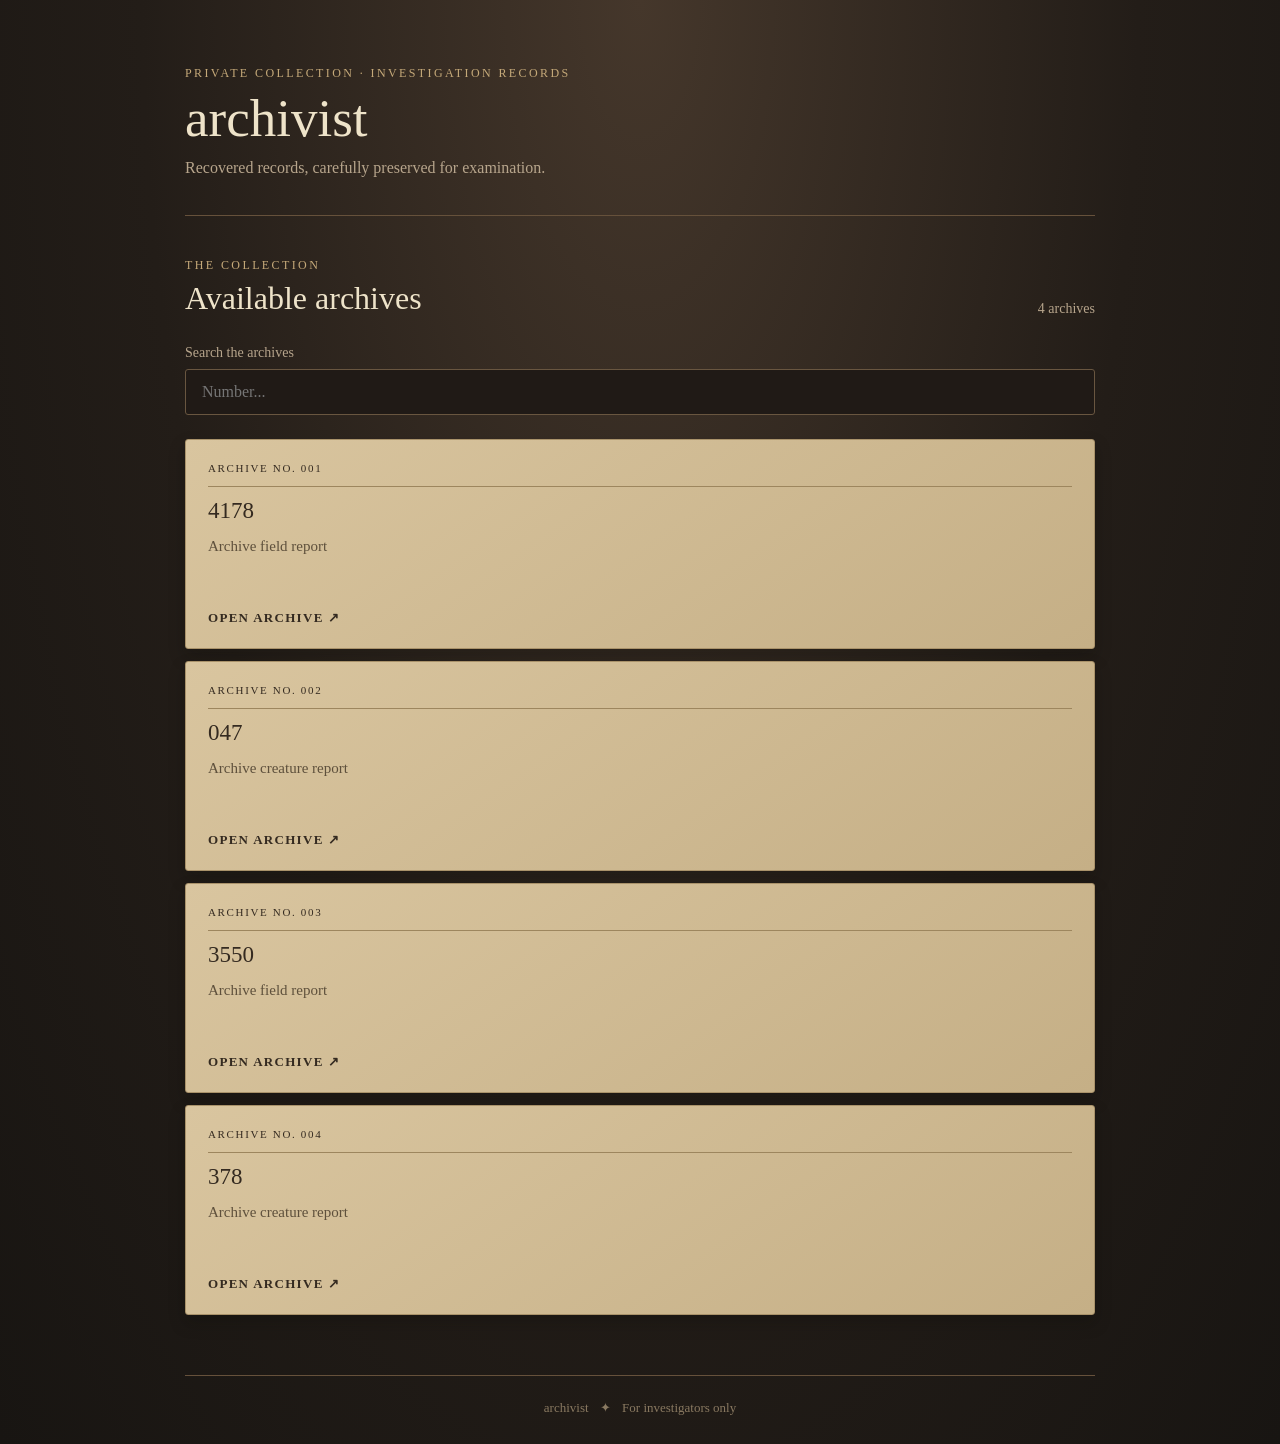
<file: index.html>
<!doctype html>
<html lang="en">
<head>
  <meta charset="utf-8">
  <meta name="viewport" content="width=device-width, initial-scale=1">
  <meta name="theme-color" content="#201b18">
  <title>archivist</title>
  <link rel="stylesheet" href="style.css">
  <script src="script.js" defer></script>
</head>
<body>
  <div class="page">
    <header class="masthead">
      <div>
        <p class="eyebrow">Private collection · Investigation records</p>
        <h1>archivist</h1>
        <p class="subtitle">Recovered records, carefully preserved for examination.</p>
      </div>
    </header>
    <main>
      <section class="catalog" aria-labelledby="catalog-title">
        <div class="catalog-heading">
          <div>
            <p class="eyebrow">The collection</p>
            <h2 id="catalog-title">Available archives</h2>
          </div>
          <span class="count" id="archive-count">— archives</span>
        </div>
        <label for="search">Search the archives</label>
        <input id="search" type="search" placeholder="Number..." autocomplete="off">
        <p class="status" id="status" role="status" aria-live="polite">Loading archives...</p>
        <div class="archives" id="archives"></div>
      </section>
    </main>
    <footer>archivist <span aria-hidden="true">✦</span> For investigators only</footer>
  </div>
</body>
</html>
</file>
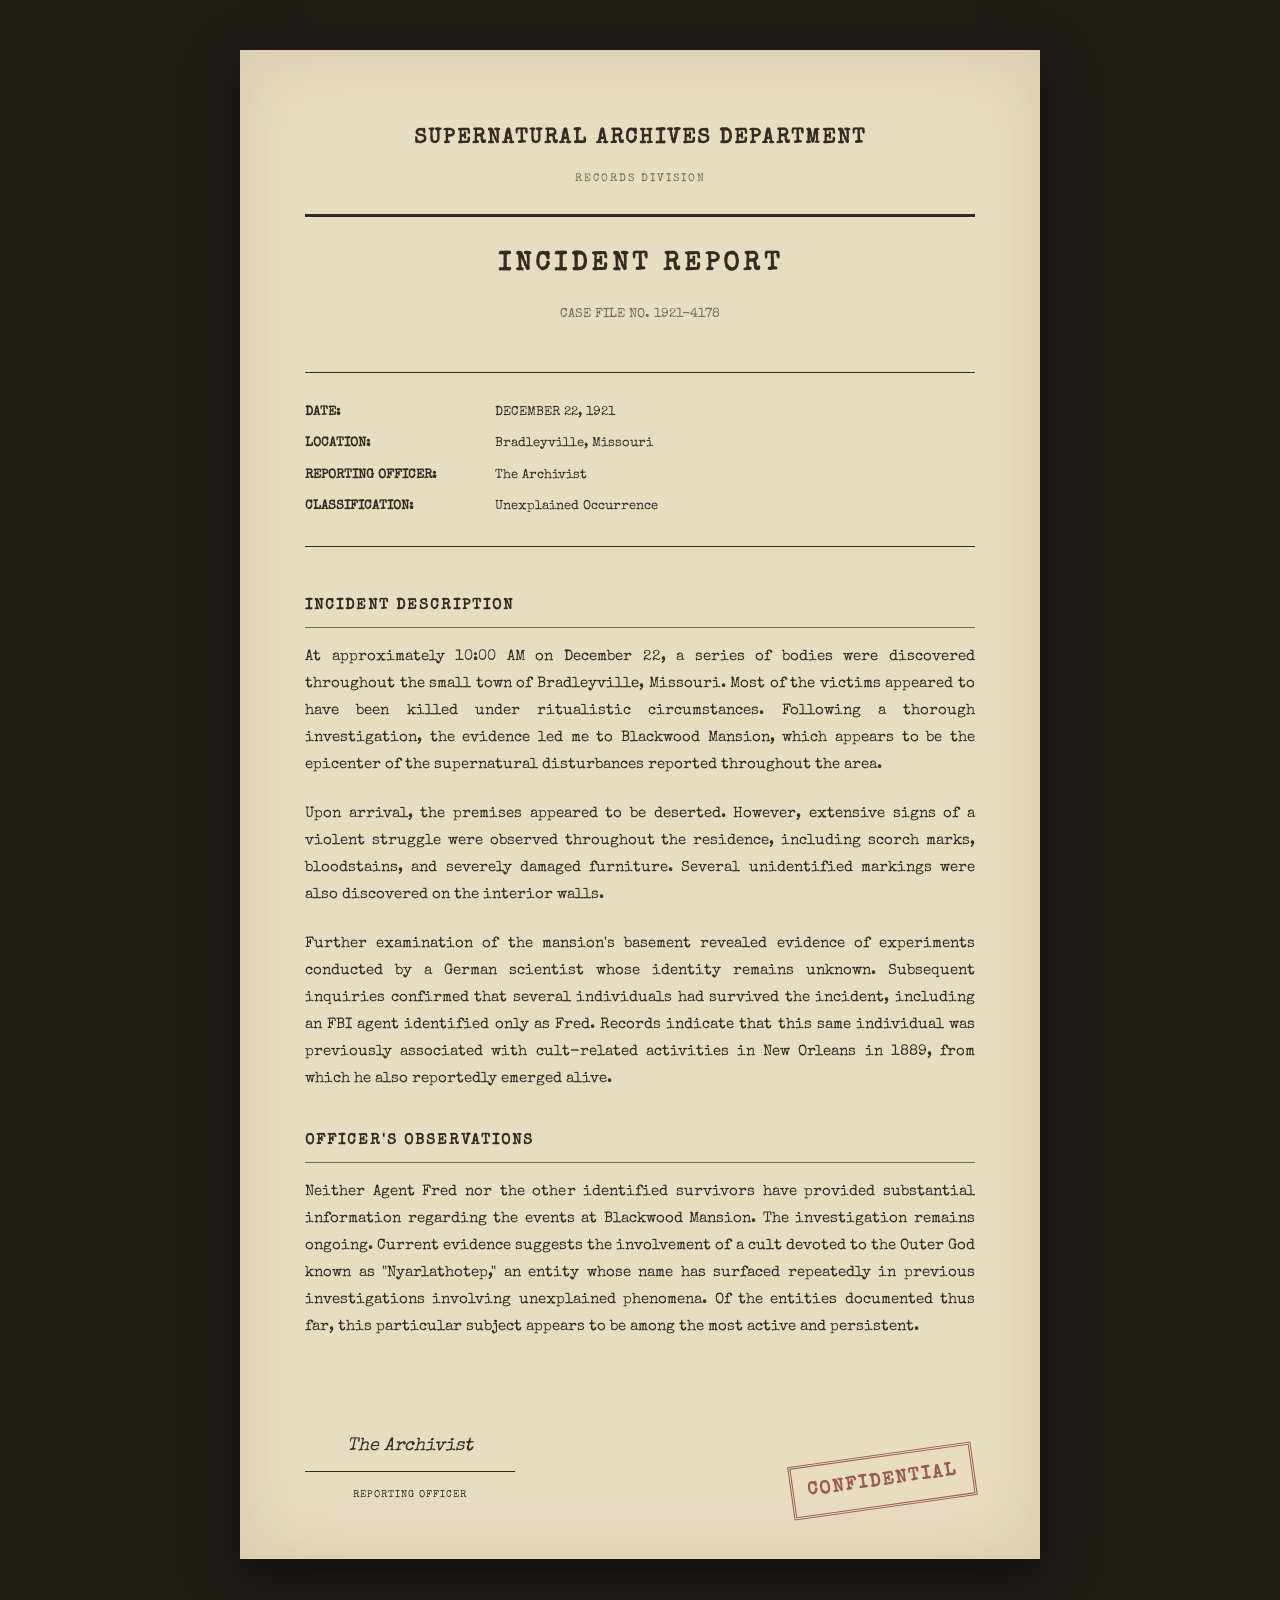
<file: archives/001.html>
<!DOCTYPE html>
<html lang="en">
<head>
  <meta charset="UTF-8">
  <meta name="viewport" content="width=device-width, initial-scale=1.0">

  <title>Field Report — archivist</title>

  <link rel="stylesheet" href="../styles/police-report.css">
</head>

<body>

  <main class="report">

    <!-- Report Header -->
    <header class="report-header">
      <p class="department">SUPERNATURAL ARCHIVES DEPARTMENT</p>
      <p class="division">RECORDS DIVISION</p>

      <div class="header-line"></div>

      <h1>INCIDENT REPORT</h1>

      <p class="report-number">CASE FILE NO. 1921-4178</p>
    </header>

    <!-- Report Information -->
    <section class="report-details">

      <div class="detail">
        <span class="label">DATE:</span>
        <span>DECEMBER 22, 1921</span>
      </div>

      <div class="detail">
        <span class="label">LOCATION:</span>
        <span>Bradleyville, Missouri</span>
      </div>

      <div class="detail">
        <span class="label">REPORTING OFFICER:</span>
        <span>The Archivist</span>
      </div>

      <div class="detail">
        <span class="label">CLASSIFICATION:</span>
        <span>Unexplained Occurrence</span>
      </div>

    </section>

    <!-- Report Content -->
    <section class="report-content">

      <h2>INCIDENT DESCRIPTION</h2>

      
<p>
  At approximately 10:00 AM on December 22, a series of
  bodies were discovered throughout the small town of
  Bradleyville, Missouri. Most of the victims appeared
  to have been killed under ritualistic circumstances.

  Following a thorough investigation, the evidence
  led me to Blackwood Mansion, which appears to be
  the epicenter of the supernatural disturbances
  reported throughout the area.
</p>

<p>
  Upon arrival, the premises appeared to be deserted.
  However, extensive signs of a violent struggle were
  observed throughout the residence, including
  scorch marks, bloodstains, and severely damaged
  furniture. Several unidentified markings were
  also discovered on the interior walls.
</p>

<p>
  Further examination of the mansion's basement
  revealed evidence of experiments conducted by
  a German scientist whose identity remains unknown.

  Subsequent inquiries confirmed that several
  individuals had survived the incident, including
  an FBI agent identified only as Fred.

  Records indicate that this same individual was
  previously associated with cult-related activities
  in New Orleans in 1889, from which he also
  reportedly emerged alive.
</p>

<h2>OFFICER'S OBSERVATIONS</h2>

<p>
  Neither Agent Fred nor the other identified
  survivors have provided substantial information
  regarding the events at Blackwood Mansion.

  The investigation remains ongoing.

  Current evidence suggests the involvement of a
  cult devoted to the Outer God known as
  "Nyarlathotep," an entity whose name has
  surfaced repeatedly in previous investigations
  involving unexplained phenomena.

  Of the entities documented thus far, this
  particular subject appears to be among the
  most active and persistent.
</p>


    </section>

    <!-- Report Footer -->
    <footer class="report-footer">

      <div class="signature">
        <span>The Archivist</span>
        <div class="signature-line"></div>
        <small>REPORTING OFFICER</small>
      </div>

      <div class="stamp">
        CONFIDENTIAL
      </div>

    </footer>

  </main>

</body>
</html>
</file>
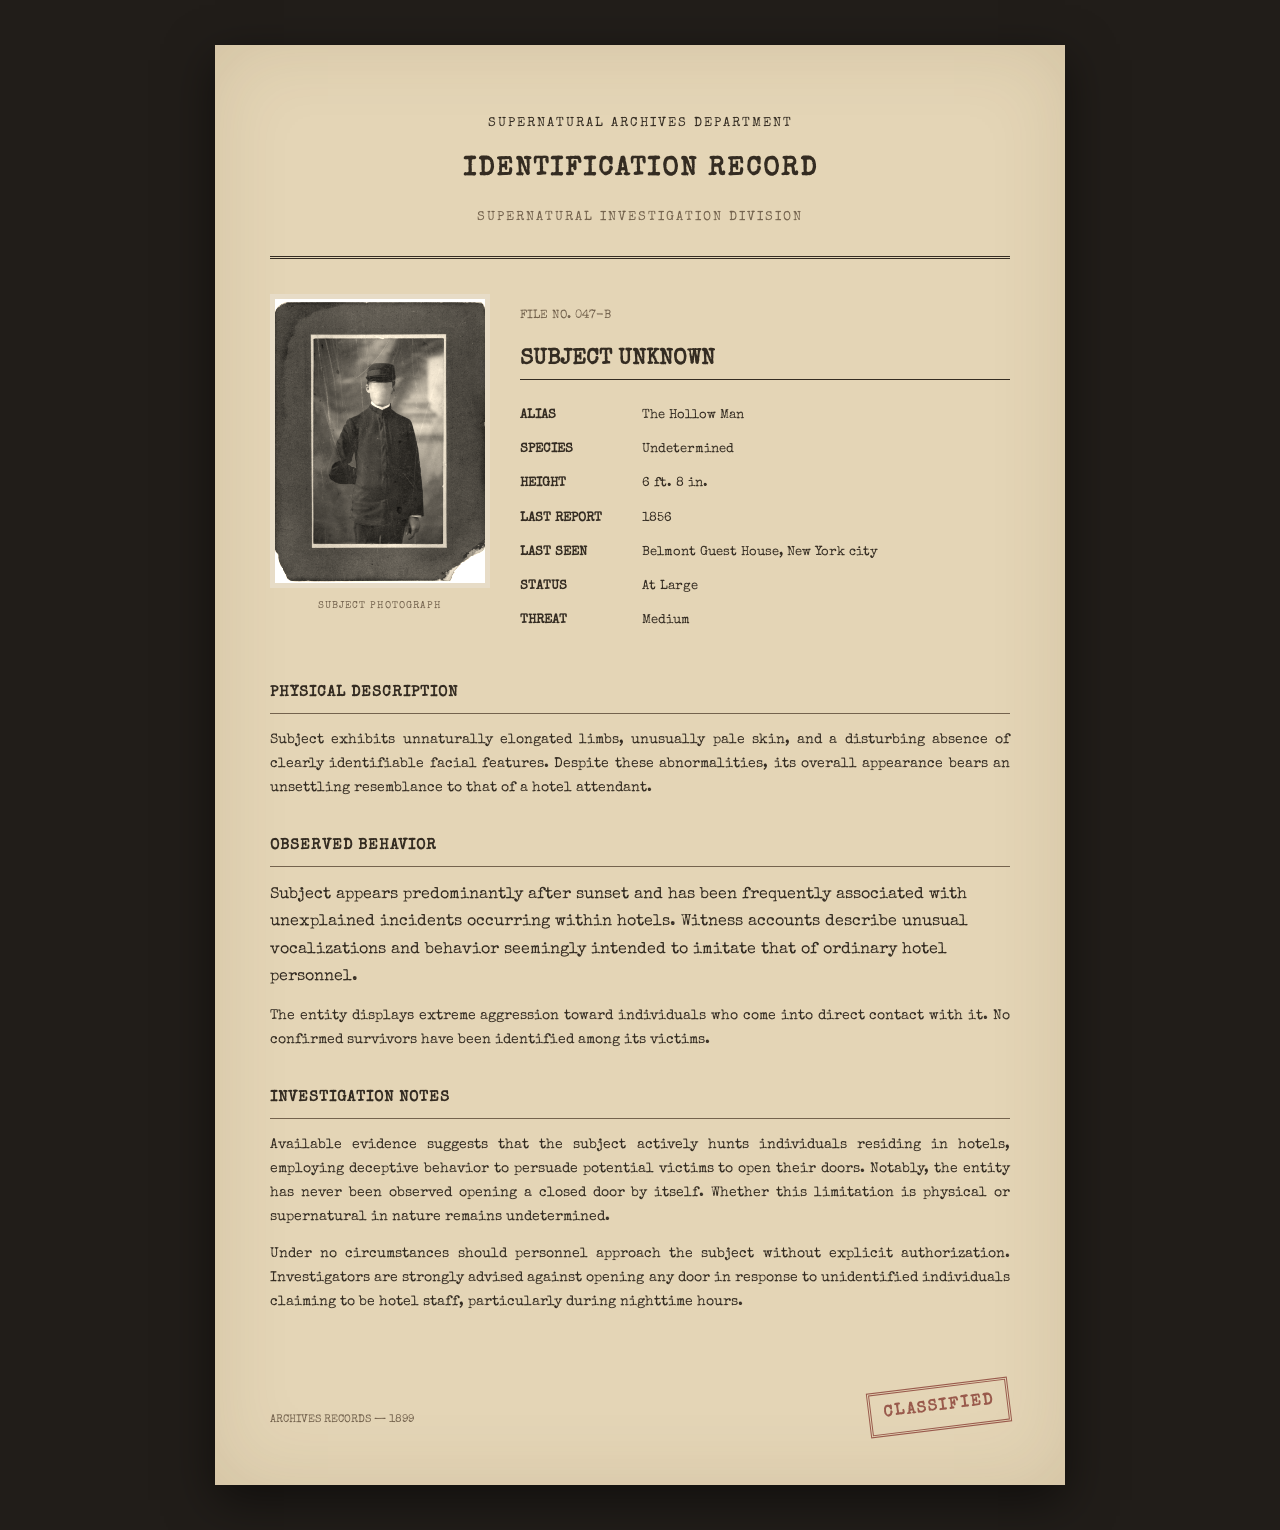
<file: archives/002.html>
<!DOCTYPE html>
<html lang="en">
<head>
  <meta charset="UTF-8">
  <meta name="viewport" content="width=device-width, initial-scale=1.0">

  <title>Identification Record — archivist</title>
  <link rel="stylesheet" href="../styles/creature-record.css">
</head>
<body>

  <main class="record">

    <header class="record-header">
      <p>SUPERNATURAL ARCHIVES DEPARTMENT</p>
      <h1>IDENTIFICATION RECORD</h1>
      <small>SUPERNATURAL INVESTIGATION DIVISION</small>
    </header>

    <section class="identification">

      <div class="photograph">
        <img
          src="../images/hollow.jpg"
          alt="Photograph of the unidentified subject"
        >
        <span>SUBJECT PHOTOGRAPH</span>
      </div>

      <div class="subject-info">
        <p class="file-number">FILE NO. 047-B</p>

        <h2>SUBJECT UNKNOWN</h2>

        <dl>
          <dt>ALIAS</dt>
          <dd>The Hollow Man</dd>

          <dt>SPECIES</dt>
          <dd>Undetermined</dd>

          <dt>HEIGHT</dt>
          <dd>6 ft. 8 in.</dd>

          <dt>LAST REPORT</dt>
          <dd>1856</dd>

          <dt>LAST SEEN</dt>
          <dd>Belmont Guest House, New York city</dd>

          <dt>STATUS</dt>
          <dd>At Large</dd>

          <dt>THREAT</dt>
          <dd>Medium</dd>
        </dl>
      </div>

    </section>

    <section class="record-section">
      <h3>PHYSICAL DESCRIPTION</h3>
      <p>
          Subject exhibits unnaturally elongated limbs,
    unusually pale skin, and a disturbing absence
    of clearly identifiable facial features.

    Despite these abnormalities, its overall appearance
    bears an unsettling resemblance to that of
    a hotel attendant.
      </p>
    </section>

    <section class="record-section">
      <h3>OBSERVED BEHAVIOR</h3>
          Subject appears predominantly after sunset
    and has been frequently associated with
    unexplained incidents occurring within hotels.

    Witness accounts describe unusual vocalizations
    and behavior seemingly intended to imitate
    that of ordinary hotel personnel.
  </p>

  <p>
    The entity displays extreme aggression toward
    individuals who come into direct contact with it.
    No confirmed survivors have been identified
    among its victims.
  </p>
    </section>

    <section class="record-section">
      <h3>INVESTIGATION NOTES</h3>
      <p>
    Available evidence suggests that the subject
    actively hunts individuals residing in hotels,
    employing deceptive behavior to persuade
    potential victims to open their doors.

    Notably, the entity has never been observed
    opening a closed door by itself.
    Whether this limitation is physical or
    supernatural in nature remains undetermined.
  </p>

  <p>
    Under no circumstances should personnel
    approach the subject without explicit
    authorization.

    Investigators are strongly advised against
    opening any door in response to unidentified
    individuals claiming to be hotel staff,
    particularly during nighttime hours.
  </p>
  
    </section>

    <footer class="record-footer">
      <span>ARCHIVES RECORDS — 1899</span>
      <strong class="stamp">CLASSIFIED</strong>
    </footer>

  </main>

</body>
</html>
</file>
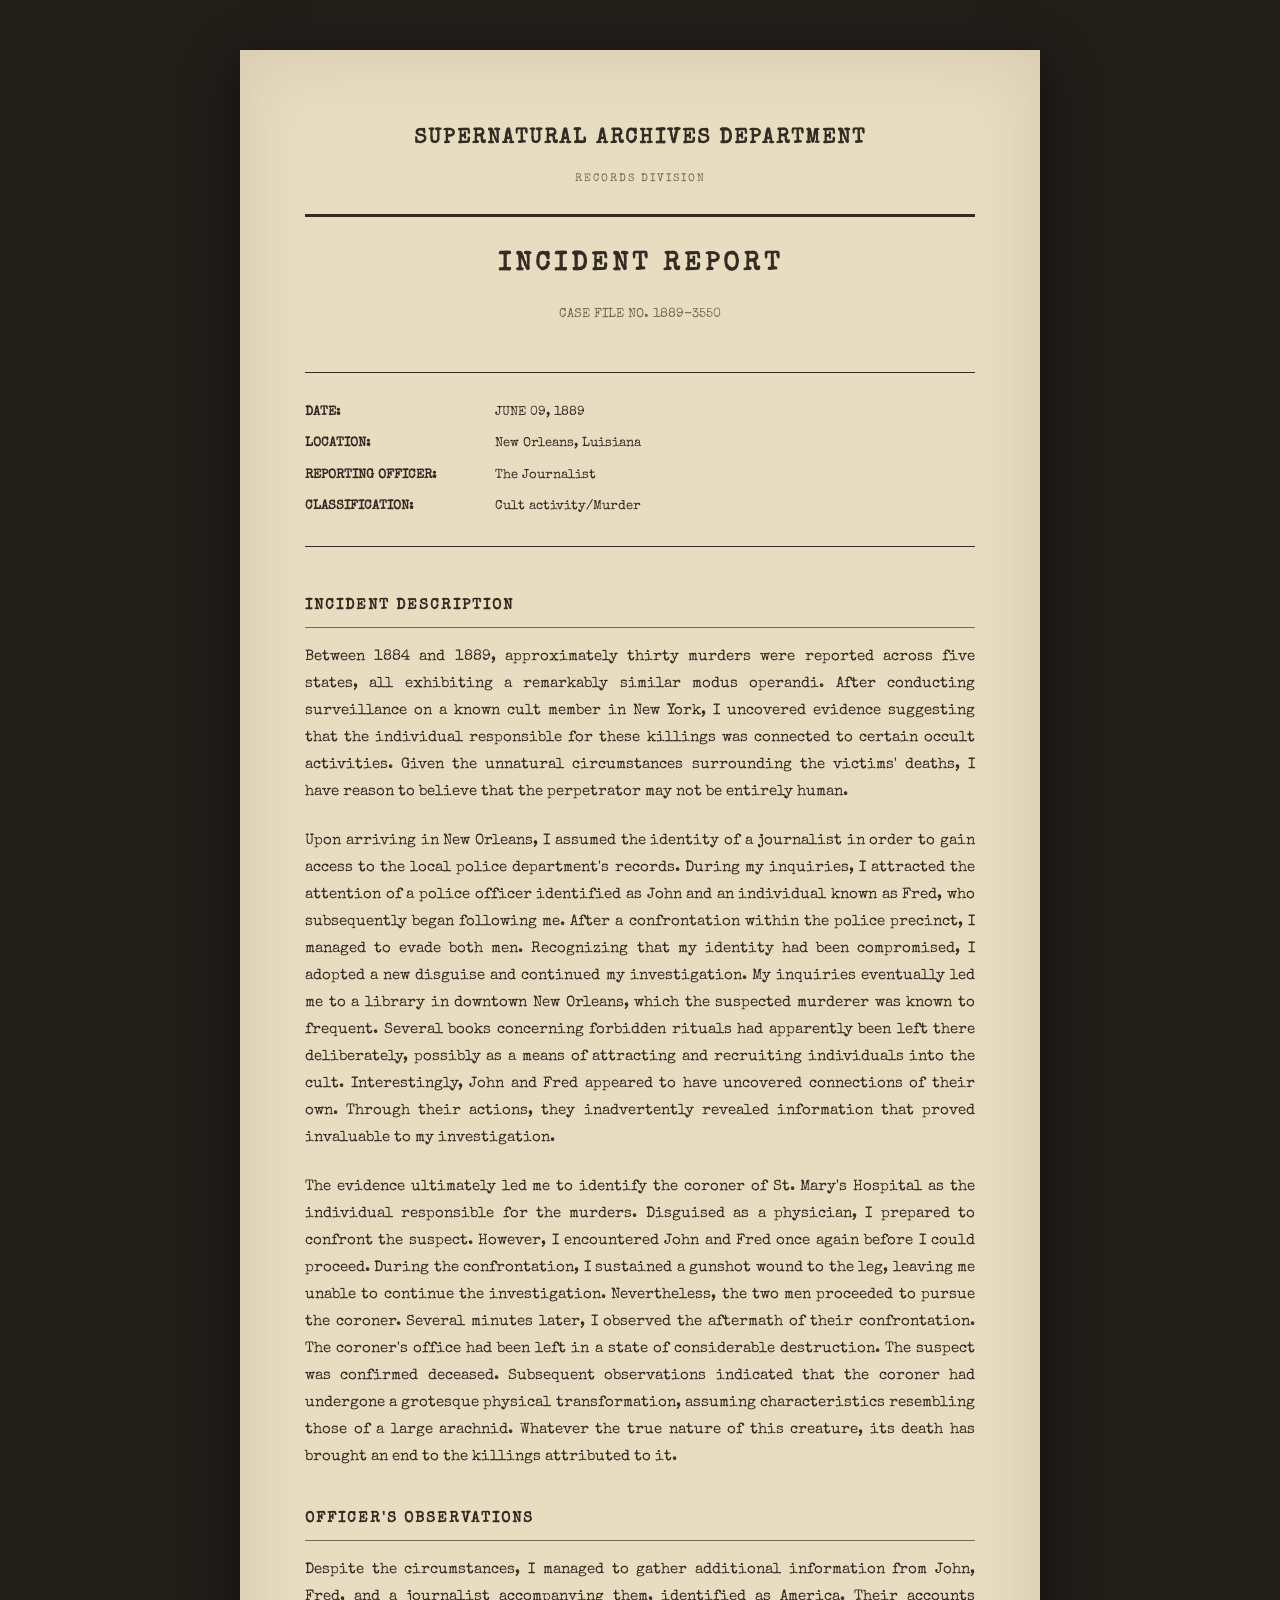
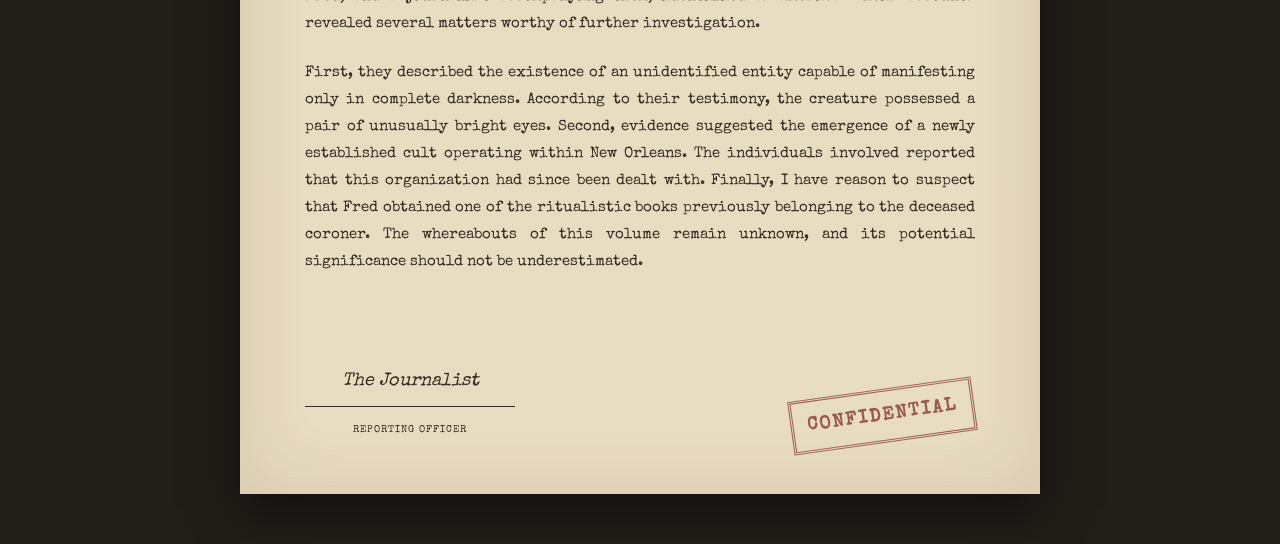
<file: archives/003.html>
<!DOCTYPE html>
<html lang="en">
<head>
  <meta charset="UTF-8">
  <meta name="viewport" content="width=device-width, initial-scale=1.0">

  <title>Field Report — archivist</title>

  <link rel="stylesheet" href="../styles/police-report.css">
</head>

<body>

  <main class="report">

    <!-- Report Header -->
    <header class="report-header">
      <p class="department">SUPERNATURAL ARCHIVES DEPARTMENT</p>
      <p class="division">RECORDS DIVISION</p>

      <div class="header-line"></div>

      <h1>INCIDENT REPORT</h1>

      <p class="report-number">CASE FILE NO. 1889-3550</p>
    </header>

    <!-- Report Information -->
    <section class="report-details">

      <div class="detail">
        <span class="label">DATE:</span>
        <span>JUNE 09, 1889</span>
      </div>

      <div class="detail">
        <span class="label">LOCATION:</span>
        <span>New Orleans, Luisiana</span>
      </div>

      <div class="detail">
        <span class="label">REPORTING OFFICER:</span>
        <span>The Journalist</span>
      </div>

      <div class="detail">
        <span class="label">CLASSIFICATION:</span>
        <span>Cult activity/Murder</span>
      </div>

    </section>

    <!-- Report Content -->
    <section class="report-content">

      <h2>INCIDENT DESCRIPTION</h2>

    <p>
  Between 1884 and 1889, approximately thirty murders
  were reported across five states, all exhibiting
  a remarkably similar modus operandi.

  After conducting surveillance on a known cult member
  in New York, I uncovered evidence suggesting that
  the individual responsible for these killings was
  connected to certain occult activities.

  Given the unnatural circumstances surrounding the
  victims' deaths, I have reason to believe that the
  perpetrator may not be entirely human.
</p>

<p>
  Upon arriving in New Orleans, I assumed the identity
  of a journalist in order to gain access to the
  local police department's records.

  During my inquiries, I attracted the attention of
  a police officer identified as John and an individual
  known as Fred, who subsequently began following me.

  After a confrontation within the police precinct,
  I managed to evade both men. Recognizing that my
  identity had been compromised, I adopted a new disguise
  and continued my investigation.

  My inquiries eventually led me to a library in
  downtown New Orleans, which the suspected murderer
  was known to frequent.

  Several books concerning forbidden rituals had
  apparently been left there deliberately, possibly
  as a means of attracting and recruiting individuals
  into the cult.

  Interestingly, John and Fred appeared to have
  uncovered connections of their own. Through their
  actions, they inadvertently revealed information
  that proved invaluable to my investigation.
</p>

<p>
  The evidence ultimately led me to identify the
  coroner of St. Mary's Hospital as the individual
  responsible for the murders.

  Disguised as a physician, I prepared to confront
  the suspect. However, I encountered John and Fred
  once again before I could proceed.

  During the confrontation, I sustained a gunshot
  wound to the leg, leaving me unable to continue
  the investigation.

  Nevertheless, the two men proceeded to pursue
  the coroner.

  Several minutes later, I observed the aftermath
  of their confrontation. The coroner's office
  had been left in a state of considerable destruction.

  The suspect was confirmed deceased.

  Subsequent observations indicated that the coroner
  had undergone a grotesque physical transformation,
  assuming characteristics resembling those of
  a large arachnid.

  Whatever the true nature of this creature,
  its death has brought an end to the killings
  attributed to it.
</p>

<h2>OFFICER'S OBSERVATIONS</h2>

<p>
  Despite the circumstances, I managed to gather
  additional information from John, Fred, and a
  journalist accompanying them, identified as America.

  Their accounts revealed several matters worthy
  of further investigation.
</p>

<p>
  First, they described the existence of an unidentified
  entity capable of manifesting only in complete darkness.
  According to their testimony, the creature possessed
  a pair of unusually bright eyes.

  Second, evidence suggested the emergence of a
  newly established cult operating within New Orleans.
  The individuals involved reported that this
  organization had since been dealt with.

  Finally, I have reason to suspect that Fred
  obtained one of the ritualistic books previously
  belonging to the deceased coroner.

  The whereabouts of this volume remain unknown,
  and its potential significance should not be
  underestimated.
</p>

    </section>

    <!-- Report Footer -->
    <footer class="report-footer">

      <div class="signature">
        <span>The Journalist</span>
        <div class="signature-line"></div>
        <small>REPORTING OFFICER</small>
      </div>

      <div class="stamp">
        CONFIDENTIAL
      </div>

    </footer>

  </main>

</body>
</html>
</file>
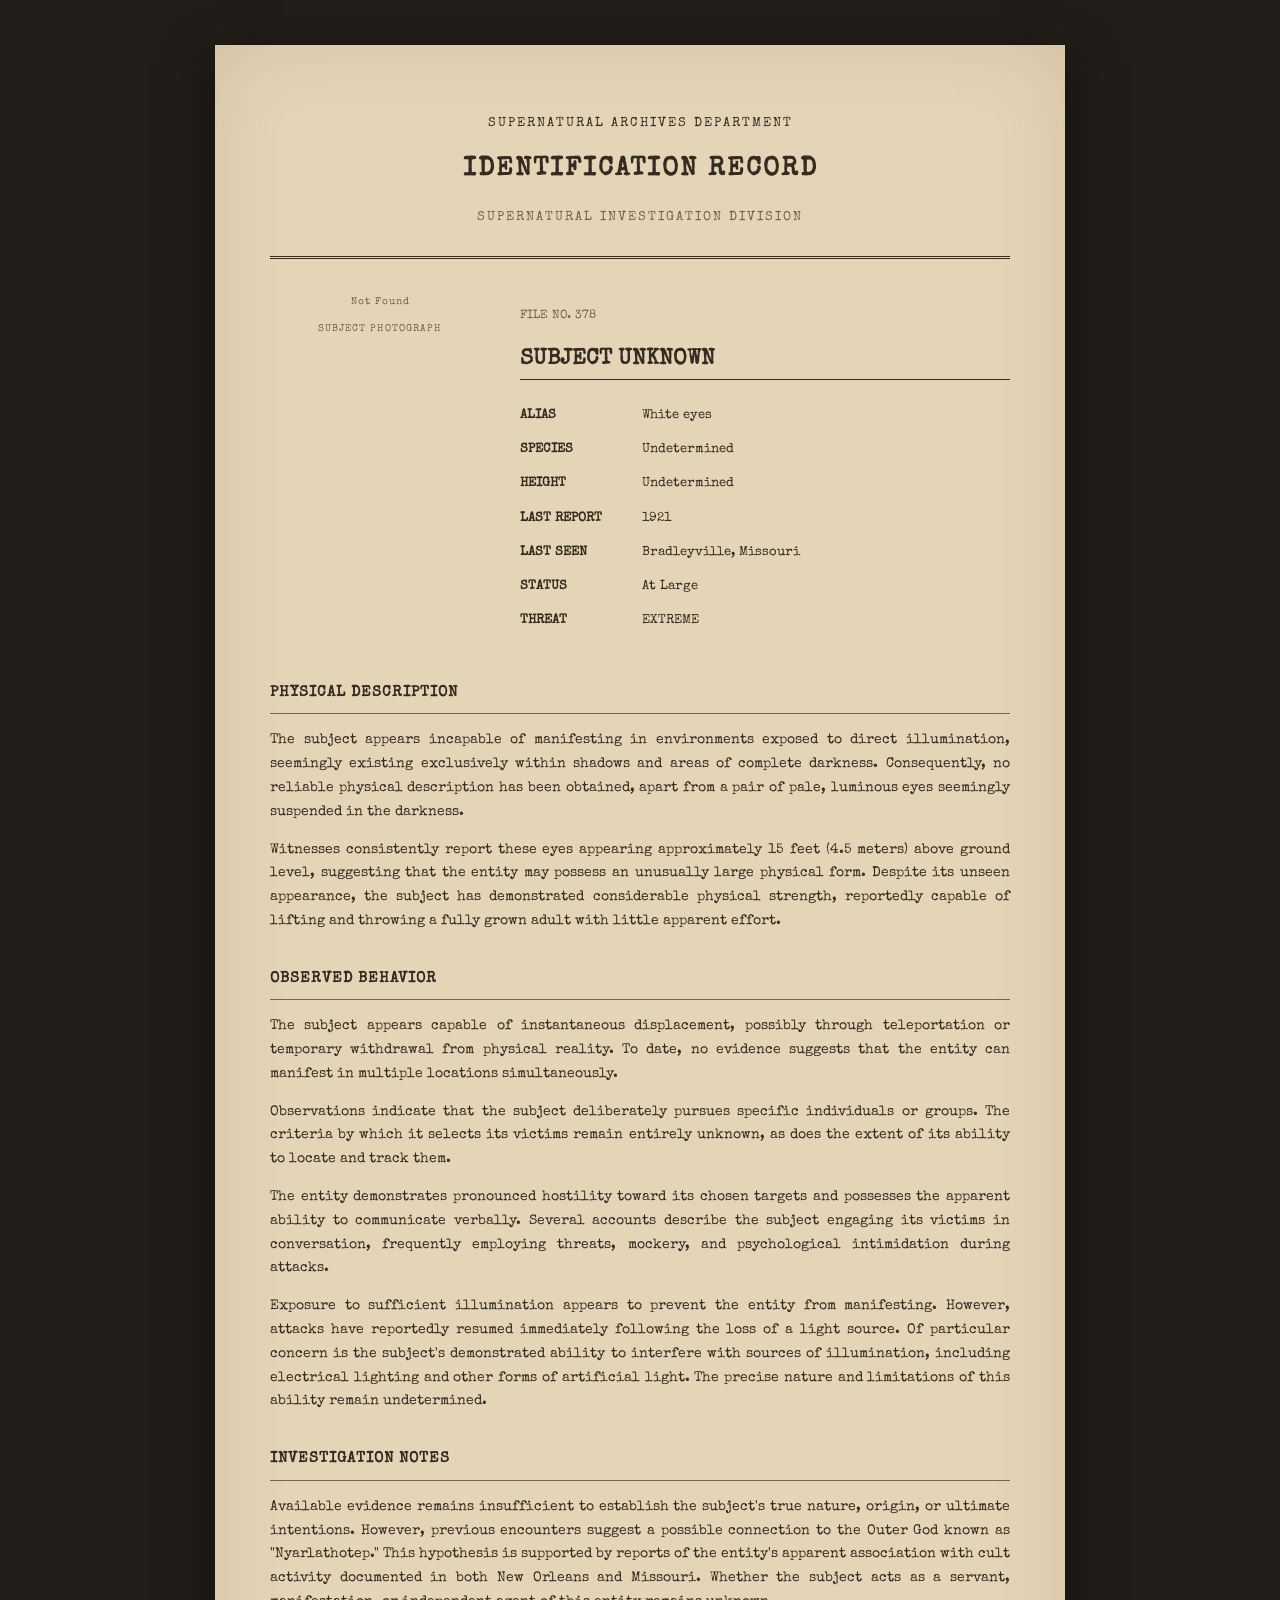
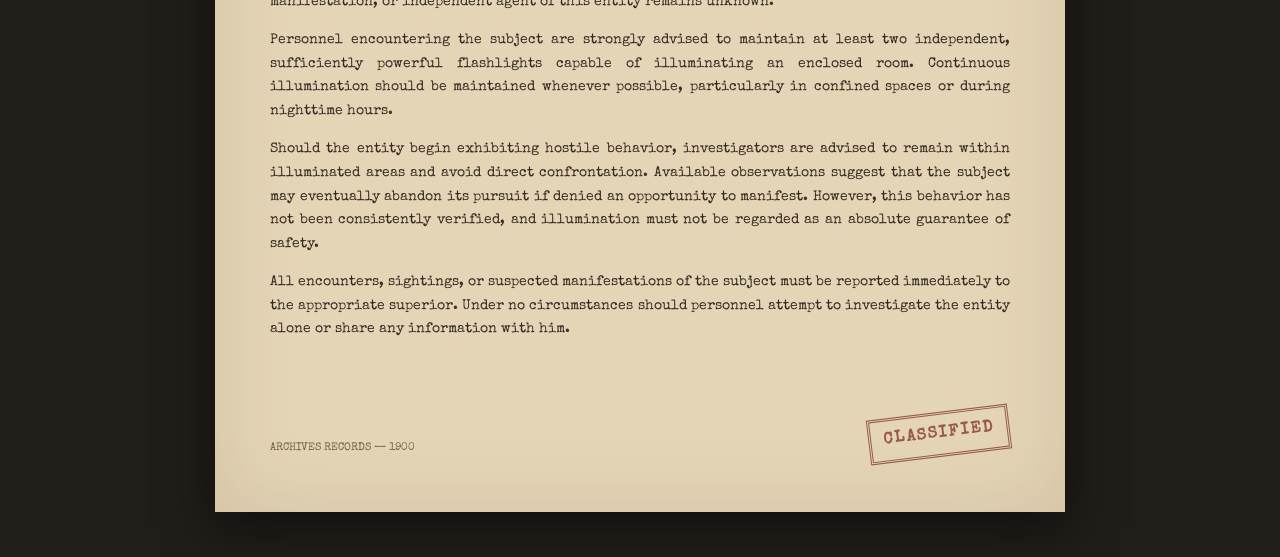
<file: archives/004.html>
<!DOCTYPE html>
<html lang="en">
<head>
  <meta charset="UTF-8">
  <meta name="viewport" content="width=device-width, initial-scale=1.0">

  <title>Identification Record — archivist</title>
  <link rel="stylesheet" href="../styles/creature-record.css">
</head>
<body>

  <main class="record">

    <header class="record-header">
      <p>SUPERNATURAL ARCHIVES DEPARTMENT</p>
      <h1>IDENTIFICATION RECORD</h1>
      <small>SUPERNATURAL INVESTIGATION DIVISION</small>
    </header>

    <section class="identification">

      <div class="photograph">
        <span
        >Not Found</span>
        <span>SUBJECT PHOTOGRAPH</span>
      </div>

      <div class="subject-info">
        <p class="file-number">FILE NO. 378</p>

        <h2>SUBJECT UNKNOWN</h2>

        <dl>
          <dt>ALIAS</dt>
          <dd>White eyes</dd>

          <dt>SPECIES</dt>
          <dd>Undetermined</dd>

          <dt>HEIGHT</dt>
          <dd>Undetermined</dd>

          <dt>LAST REPORT</dt>
          <dd>1921</dd>

          <dt>LAST SEEN</dt>
          <dd>Bradleyville, Missouri</dd>

          <dt>STATUS</dt>
          <dd>At Large</dd>

          <dt>THREAT</dt>
          <dd>EXTREME</dd>
        </dl>
      </div>

    </section>

<section class="record-section">
  <h3>PHYSICAL DESCRIPTION</h3>

  <p>
    The subject appears incapable of manifesting
    in environments exposed to direct illumination,
    seemingly existing exclusively within shadows
    and areas of complete darkness.

    Consequently, no reliable physical description
    has been obtained, apart from a pair of pale,
    luminous eyes seemingly suspended in the darkness.
  </p>

  <p>
    Witnesses consistently report these eyes appearing
    approximately 15 feet (4.5 meters) above ground level,
    suggesting that the entity may possess an unusually
    large physical form.

    Despite its unseen appearance, the subject has
    demonstrated considerable physical strength,
    reportedly capable of lifting and throwing
    a fully grown adult with little apparent effort.
  </p>
</section>

<section class="record-section">
  <h3>OBSERVED BEHAVIOR</h3>

  <p>
    The subject appears capable of instantaneous
    displacement, possibly through teleportation
    or temporary withdrawal from physical reality.

    To date, no evidence suggests that the entity
    can manifest in multiple locations simultaneously.
  </p>

  <p>
    Observations indicate that the subject deliberately
    pursues specific individuals or groups.

    The criteria by which it selects its victims
    remain entirely unknown, as does the extent
    of its ability to locate and track them.
  </p>

  <p>
    The entity demonstrates pronounced hostility
    toward its chosen targets and possesses
    the apparent ability to communicate verbally.

    Several accounts describe the subject engaging
    its victims in conversation, frequently
    employing threats, mockery, and psychological
    intimidation during attacks.
  </p>

  <p>
    Exposure to sufficient illumination appears
    to prevent the entity from manifesting.
    However, attacks have reportedly resumed
    immediately following the loss of a light source.

    Of particular concern is the subject's demonstrated
    ability to interfere with sources of illumination,
    including electrical lighting and other
    forms of artificial light.

    The precise nature and limitations of this
    ability remain undetermined.
  </p>
</section>

<section class="record-section">
  <h3>INVESTIGATION NOTES</h3>

  <p>
    Available evidence remains insufficient
    to establish the subject's true nature,
    origin, or ultimate intentions.

    However, previous encounters suggest a possible
    connection to the Outer God known as
    "Nyarlathotep."

    This hypothesis is supported by reports of
    the entity's apparent association with
    cult activity documented in both
    New Orleans and Missouri.

    Whether the subject acts as a servant,
    manifestation, or independent agent
    of this entity remains unknown.
  </p>

  <p>
    Personnel encountering the subject are strongly
    advised to maintain at least two independent,
    sufficiently powerful flashlights capable
    of illuminating an enclosed room.

    Continuous illumination should be maintained
    whenever possible, particularly in confined
    spaces or during nighttime hours.
  </p>

  <p>
    Should the entity begin exhibiting hostile behavior,
    investigators are advised to remain within
    illuminated areas and avoid direct confrontation.

    Available observations suggest that the subject
    may eventually abandon its pursuit if denied
    an opportunity to manifest.

    However, this behavior has not been consistently
    verified, and illumination must not be regarded
    as an absolute guarantee of safety.
  </p>

  <p>
    All encounters, sightings, or suspected manifestations
    of the subject must be reported immediately
    to the appropriate superior.

    Under no circumstances should personnel
    attempt to investigate the entity alone or share any information with him.
  </p>
</section>
  
    </section>

    <footer class="record-footer">
      <span>ARCHIVES RECORDS — 1900</span>
      <strong class="stamp">CLASSIFIED</strong>
    </footer>

  </main>

</body>
</html>
</file>
<file: style.css>
:root { color-scheme: dark; --ink:#eee3c9; --muted:#b7a58c; --paper:#d6c19a; --line:#66513b; --panel:#2c241d; }
* { box-sizing: border-box; }
body { margin:0; color:var(--ink); background: radial-gradient(ellipse at 50% 0%,#45372b 0%,#231d18 55%,#181512 100%); font-family:Georgia,'Times New Roman',serif; min-height:100vh; }
.page { max-width:950px; margin:0 auto; padding:clamp(22px,5vw,64px) 20px 28px; }
.masthead { display:flex; align-items:center; gap:24px; padding:0 0 38px; border-bottom:1px solid var(--line); }
.seal { flex:none; width:82px; height:82px; display:grid; place-content:center; border:2px double #b39662; border-radius:50%; color:#d6ba82; font-size:25px; letter-spacing:1px; box-shadow:0 0 0 5px rgba(179,150,98,.08); }
.seal span { color:#92754b; }
h1 { margin:8px 0; font-size:clamp(32px,5vw,53px); line-height:1.08; font-weight:normal; }
h2 { font-size:clamp(24px,3vw,32px); margin:6px 0 0; font-weight:normal; }
.eyebrow { text-transform:uppercase; letter-spacing:.2em; color:#c5a979; font:12px/1.5 Georgia,serif; margin:0; }
.subtitle { color:var(--muted); margin:12px 0 0; }
.catalog { padding-top:40px; }
.catalog-heading { display:flex; justify-content:space-between; align-items:end; gap:12px; margin-bottom:28px; }
.count { color:var(--muted); font-size:14px; white-space:nowrap; }
label { display:block; color:var(--muted); font-size:14px; margin-bottom:8px; }
input { width:100%; padding:13px 16px; border:1px solid #695640; border-radius:3px; color:var(--ink); background:#201a16; font:16px Georgia,serif; outline-offset:4px; }
input:focus { border-color:#c6a56b; outline:2px solid #c6a56b55; }
.status { color:var(--muted); font-style:italic; margin:24px 0 16px; }
.archives { display: flex;
  flex-direction: column;
  gap: 12px; }
.archive { display:flex; flex-direction:column; gap:10px; background:linear-gradient(145deg,#d9c59f,#c5af86); color:#342a20; border:1px solid #a9926a; border-radius:3px; text-decoration:none; padding:22px; min-height:210px; box-shadow:0 8px 16px #0c0b0940; transition:transform .15s,box-shadow .15s; }
.archive:hover,.archive:focus-visible { transform:translateY(-3px); box-shadow:0 12px 24px #0c0b0966; }
.archive-number { text-transform:uppercase; letter-spacing:.15em; font-size:11px; border-bottom:1px solid #9d865e; padding-bottom:12px; }
.archive-title { font-size:23px; line-height:1.2; }
.archive-description { font-size:15px; line-height:1.5; color:#5e503c; flex:1; }
.archive-action { font-size:13px; font-weight:bold; text-transform:uppercase; letter-spacing:.1em; }
footer { color:#897961; border-top:1px solid var(--line); padding-top:24px; margin-top:60px; font-size:13px; text-align:center; }
footer span { padding:0 8px; }
@media(max-width:520px) { .masthead { align-items:flex-start; gap:14px; } .seal { width:52px;height:52px;font-size:17px; } .catalog-heading { align-items:flex-start;flex-direction:column; } }
</file>
<file: styles/police-report.css>
@import url('https://fonts.googleapis.com/css2?family=Special+Elite&display=swap');

:root {
  --paper: #e8dcc1;
  --ink: #342c22;
  --faded-ink: #756953;
  --stamp: #873c32;
}

* {
  box-sizing: border-box;
}

body {
  margin: 0;
  padding: 50px 20px;

  background: #211d19;
  color: var(--ink);

  font-family: "Special Elite", "Courier New", monospace;
  line-height: 1.8;
}

/* Main Paper */

.report {
  position: relative;

  width: 100%;
  max-width: 800px;
  min-height: 1000px;

  margin: 0 auto;
  padding: 70px 65px 50px;

  background-color: var(--paper);
  background-image:
    repeating-linear-gradient(
      0deg,
      transparent,
      transparent 3px,
      rgba(80, 60, 35, 0.015) 4px
    );

  box-shadow:
    0 15px 45px rgba(0, 0, 0, 0.5),
    inset 0 0 70px rgba(90, 65, 30, 0.12);
}

/* Header */

.report-header {
  text-align: center;
  margin-bottom: 45px;
}

.department {
  font-size: 21px;
  font-weight: bold;
  letter-spacing: 2px;
  margin: 0;
}

.division {
  font-size: 11px;
  letter-spacing: 2px;
  color: var(--faded-ink);
}

.header-line {
  height: 3px;
  background: var(--ink);
  margin: 25px 0;
}

.report-header h1 {
  font-size: 26px;
  letter-spacing: 4px;
  margin: 15px 0;
}

.report-number {
  font-size: 13px;
  color: var(--faded-ink);
}

/* Report Details */

.report-details {
  border-top: 1px solid var(--ink);
  border-bottom: 1px solid var(--ink);

  padding: 20px 0;
  margin-bottom: 45px;
}

.detail {
  display: flex;
  gap: 15px;
  margin: 8px 0;
  font-size: 13px;
}

.label {
  font-weight: bold;
  min-width: 175px;
}

/* Content */

.report-content {
  font-size: 15px;
  text-align: left;
}

.report-content h2 {
  font-size: 15px;
  letter-spacing: 2px;
  border-bottom: 1px solid var(--faded-ink);

  margin-top: 35px;
  padding-bottom: 8px;
}

.report-content p {
  margin-bottom: 22px;
  text-align: justify;
}

/* Footer */

.report-footer {
  display: flex;
  justify-content: space-between;
  align-items: flex-end;
  gap: 20px;

  margin-top: 90px;
}

.signature {
  width: 210px;
  text-align: center;
}

.signature span {
  font-size: 18px;
  font-style: italic;
}

.signature-line {
  border-bottom: 1px solid var(--ink);
  margin: 8px 0;
}

.signature small {
  font-size: 10px;
  letter-spacing: 1px;
}

.stamp {
  color: var(--stamp);

  border: 3px double var(--stamp);
  padding: 8px 14px;

  font-size: 18px;
  font-weight: bold;
  letter-spacing: 2px;

  transform: rotate(-8deg);
  opacity: 0.8;
}

.page-number {
  margin-top: 60px;
  text-align: center;

  font-size: 11px;
  color: var(--faded-ink);
}

/* Mobile */

@media (max-width: 600px) {
  body {
    padding: 15px 8px;
  }

  .report {
    padding: 35px 22px;
    min-height: auto;
  }

  .department {
    font-size: 16px;
  }

  .report-header h1 {
    font-size: 20px;
  }

  .detail {
    flex-direction: column;
    gap: 0;
  }

  .report-content {
    font-size: 14px;
  }

  .report-footer {
    flex-direction: column;
    align-items: center;
    gap: 40px;
  }
}

/* Printing */

@media print {
  body {
    background: white;
    padding: 0;
  }

  .report {
    box-shadow: none;
    max-width: none;
    min-height: auto;
    padding: 15mm;
    print-color-adjust: exact;
    -webkit-print-color-adjust: exact;
  }
}
</file>
<file: styles/creature-record.css>
@import url('https://fonts.googleapis.com/css2?family=Special+Elite&display=swap');

:root {
  --paper: #e4d5b6;
  --ink: #342c22;
  --faded: #74634e;
  --stamp: #873c32;
}

* {
  box-sizing: border-box;
}

body {
  margin: 0;
  padding: 45px 20px;
  background: #211d19;
  color: var(--ink);
  font-family: "Special Elite", "Courier New", monospace;
  line-height: 1.7;
}

/* Main record */

.record {
  max-width: 850px;
  margin: 0 auto;
  padding: 55px;
  background: var(--paper);

  box-shadow:
    0 15px 45px rgba(0, 0, 0, .5),
    inset 0 0 80px rgba(80, 55, 25, .12);
}

/* Header */

.record-header {
  text-align: center;
  padding-bottom: 25px;
  margin-bottom: 35px;
  border-bottom: 3px double var(--ink);
}

.record-header p {
  letter-spacing: 2px;
  font-size: 13px;
}

.record-header h1 {
  font-size: 26px;
  letter-spacing: 2px;
  margin: 12px 0;
}

.record-header small {
  color: var(--faded);
  letter-spacing: 2px;
}

/* Identification */

.identification {
  display: grid;
  grid-template-columns: 220px 1fr;
  gap: 30px;
  margin-bottom: 35px;
}

.photograph {
  display: flex;
  flex-direction: column;
  gap: 10px;
}

.photograph img {
  display: block;
  width: 100%;
  aspect-ratio: 3 / 4;
  object-fit: cover;
  background: #b7aa8e;
  border: 5px solid #d4c4a5;
  filter: grayscale(100%) sepia(35%) contrast(110%);
}

.photograph span {
  font-size: 10px;
  text-align: center;
  letter-spacing: 1px;
  color: var(--faded);
}

.file-number {
  color: var(--faded);
  font-size: 12px;
}

.subject-info h2 {
  font-size: 22px;
  margin: 15px 0 25px;
  border-bottom: 1px solid var(--ink);
}

.subject-info dl {
  display: grid;
  grid-template-columns: 110px 1fr;
  gap: 12px;
  font-size: 13px;
}

.subject-info dt {
  font-weight: bold;
}

.subject-info dd {
  margin: 0;
}

/* Record sections */

.record-section {
  margin-top: 32px;
}

.record-section h3 {
  font-size: 15px;
  letter-spacing: 1px;
  padding-bottom: 8px;
  border-bottom: 1px solid var(--faded);
}

.record-section p {
  font-size: 14px;
  text-align: justify;
}

/* Footer */

.record-footer {
  display: flex;
  align-items: end;
  justify-content: space-between;
  gap: 20px;
  margin-top: 70px;
}

.record-footer span {
  color: var(--faded);
  font-size: 11px;
}

.stamp {
  color: var(--stamp);
  border: 3px double var(--stamp);
  padding: 6px 12px;
  letter-spacing: 2px;
  transform: rotate(-7deg);
  opacity: .8;
}

/* Mobile */

@media (max-width: 650px) {
  body {
    padding: 12px 8px;
  }

  .record {
    padding: 30px 20px;
  }

  .record-header h1 {
    font-size: 20px;
  }

  .identification {
    grid-template-columns: 1fr;
  }

  .photograph {
    max-width: 220px;
    margin: 0 auto;
  }

  .subject-info dl {
    grid-template-columns: 95px 1fr;
    gap: 10px;
  }

  .record-footer {
    flex-direction: column;
    align-items: flex-start;
  }
}
</file>
